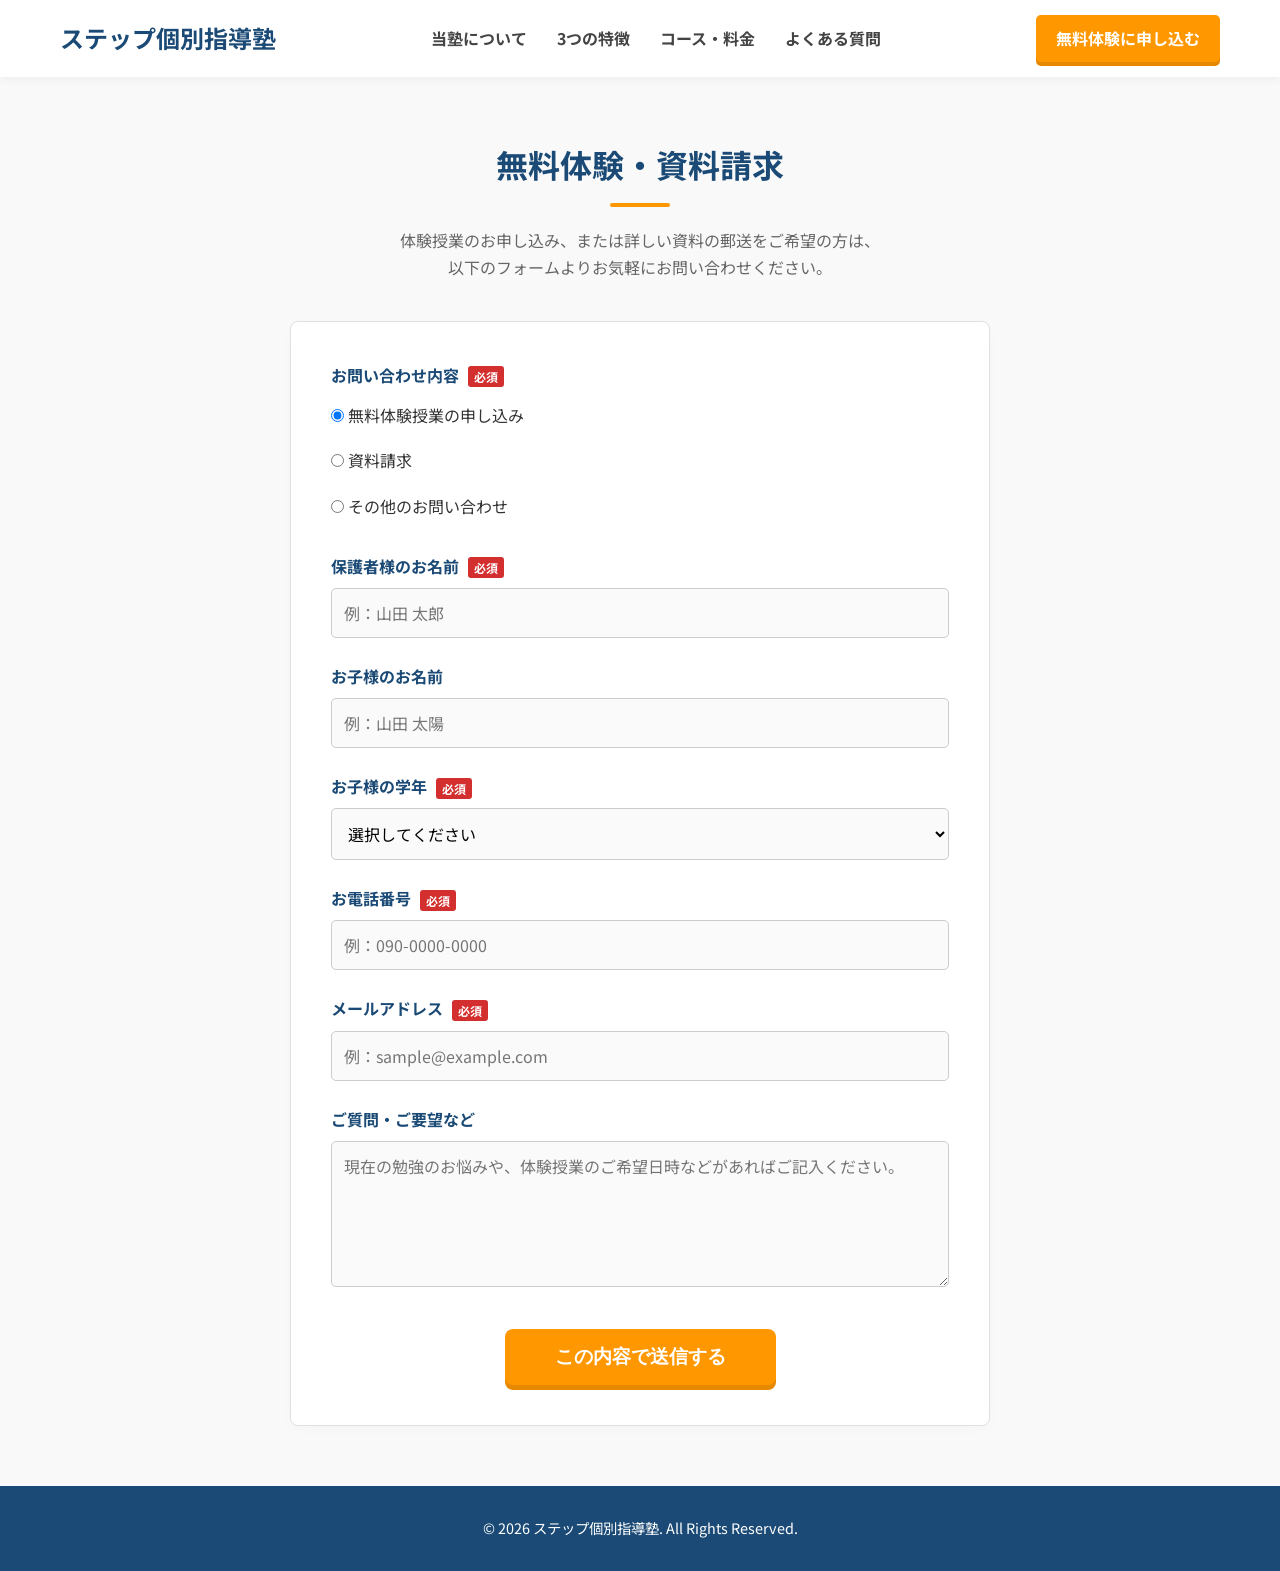
<file: contact.html>
<!DOCTYPE html>
<html lang="ja">
<head>
    <meta charset="UTF-8">
    <meta name="viewport" content="width=device-width, initial-scale=1.0">
    <title>無料体験・資料請求 | ステップ個別指導塾</title>
    <link href="https://fonts.googleapis.com/css2?family=Noto+Sans+JP:wght@400;700&display=swap" rel="stylesheet">
    <link rel="stylesheet" href="style.css">
</head>
<body>

    <!-- ヘッダーエリア -->
    <header class="main-header">
        <div class="header-container">
            <h1 class="logo-text"><a href="index.html" style="text-decoration: none; color: #1a4a75;">ステップ個別指導塾</a></h1>
            <nav class="main-nav">
    <ul>
        <!-- 💡 「index.html#〇〇」と書くことで、別ページからでもトップページのその場所に直接戻れるようになります -->
        <li><a href="index.html#about">当塾について</a></li>
        <li><a href="index.html#features">3つの特徴</a></li>
        <li><a href="index.html#course">コース・料金</a></li>
        <li><a href="faq.html">よくある質問</a></li>
    </ul>
</nav>
            <div class="header-cta">
                <a href="contact.html" class="btn-cta-small">無料体験に申し込む</a>
            </div>
        </div>
    </header>

    <!-- フォームエリア -->
    <section class="form-section" style="padding: 60px 0; background-color: #f9f9f9;">
        <div class="container">
            <h2 class="section-title">無料体験・資料請求</h2>
            <p class="section-lead">体験授業のお申し込み、または詳しい資料の郵送をご希望の方は、<br>以下のフォームよりお気軽にお問い合わせください。</p>

            <div class="form-container">
                <form action="#" method="post">
                    <div class="form-group">
                        <label>お問い合わせ内容 <span class="badge-required">必須</span></label>
                        <div class="radio-group">
                            <label><input type="radio" name="type" checked> 無料体験授業の申し込み</label>
                            <label><input type="radio" name="type"> 資料請求</label>
                            <label><input type="radio" name="type"> その他のお問い合わせ</label>
                        </div>
                    </div>

                    <div class="form-group">
                        <label for="parent-name">保護者様のお名前 <span class="badge-required">必須</span></label>
                        <input type="text" id="parent-name" placeholder="例：山田 太郎" required>
                    </div>

                    <div class="form-group">
                        <label for="child-name">お子様のお名前</label>
                        <input type="text" id="child-name" placeholder="例：山田 太陽">
                    </div>

                    <div class="form-group">
                        <label for="grade">お子様の学年 <span class="badge-required">必須</span></label>
                        <select id="grade" required>
                            <option value="">選択してください</option>
                            <option value="elem">小学生</option>
                            <option value="jhs">中学生</option>
                            <option value="hs">高校生</option>
                        </select>
                    </div>

                    <div class="form-group">
                        <label for="tel">お電話番号 <span class="badge-required">必須</span></label>
                        <input type="tel" id="tel" placeholder="例：090-0000-0000" required>
                    </div>

                    <div class="form-group">
                        <label for="email">メールアドレス <span class="badge-required">必須</span></label>
                        <input type="email" id="email" placeholder="例：sample@example.com" required>
                    </div>

                    <div class="form-group">
                        <label for="message">ご質問・ご要望など</label>
                        <textarea id="message" rows="5" placeholder="現在の勉強のお悩みや、体験授業のご希望日時などがあればご記入ください。"></textarea>
                    </div>

                    <div class="form-submit">
                        <button type="submit" class="btn-submit">この内容で送信する</button>
                    </div>
                </form>
            </div>
        </div>
    </section>

    <!-- フッター -->
    <footer class="main-footer">
        <p>&copy; 2026 ステップ個別指導塾. All Rights Reserved.</p>
    </footer>

</body>
</html>
</file>
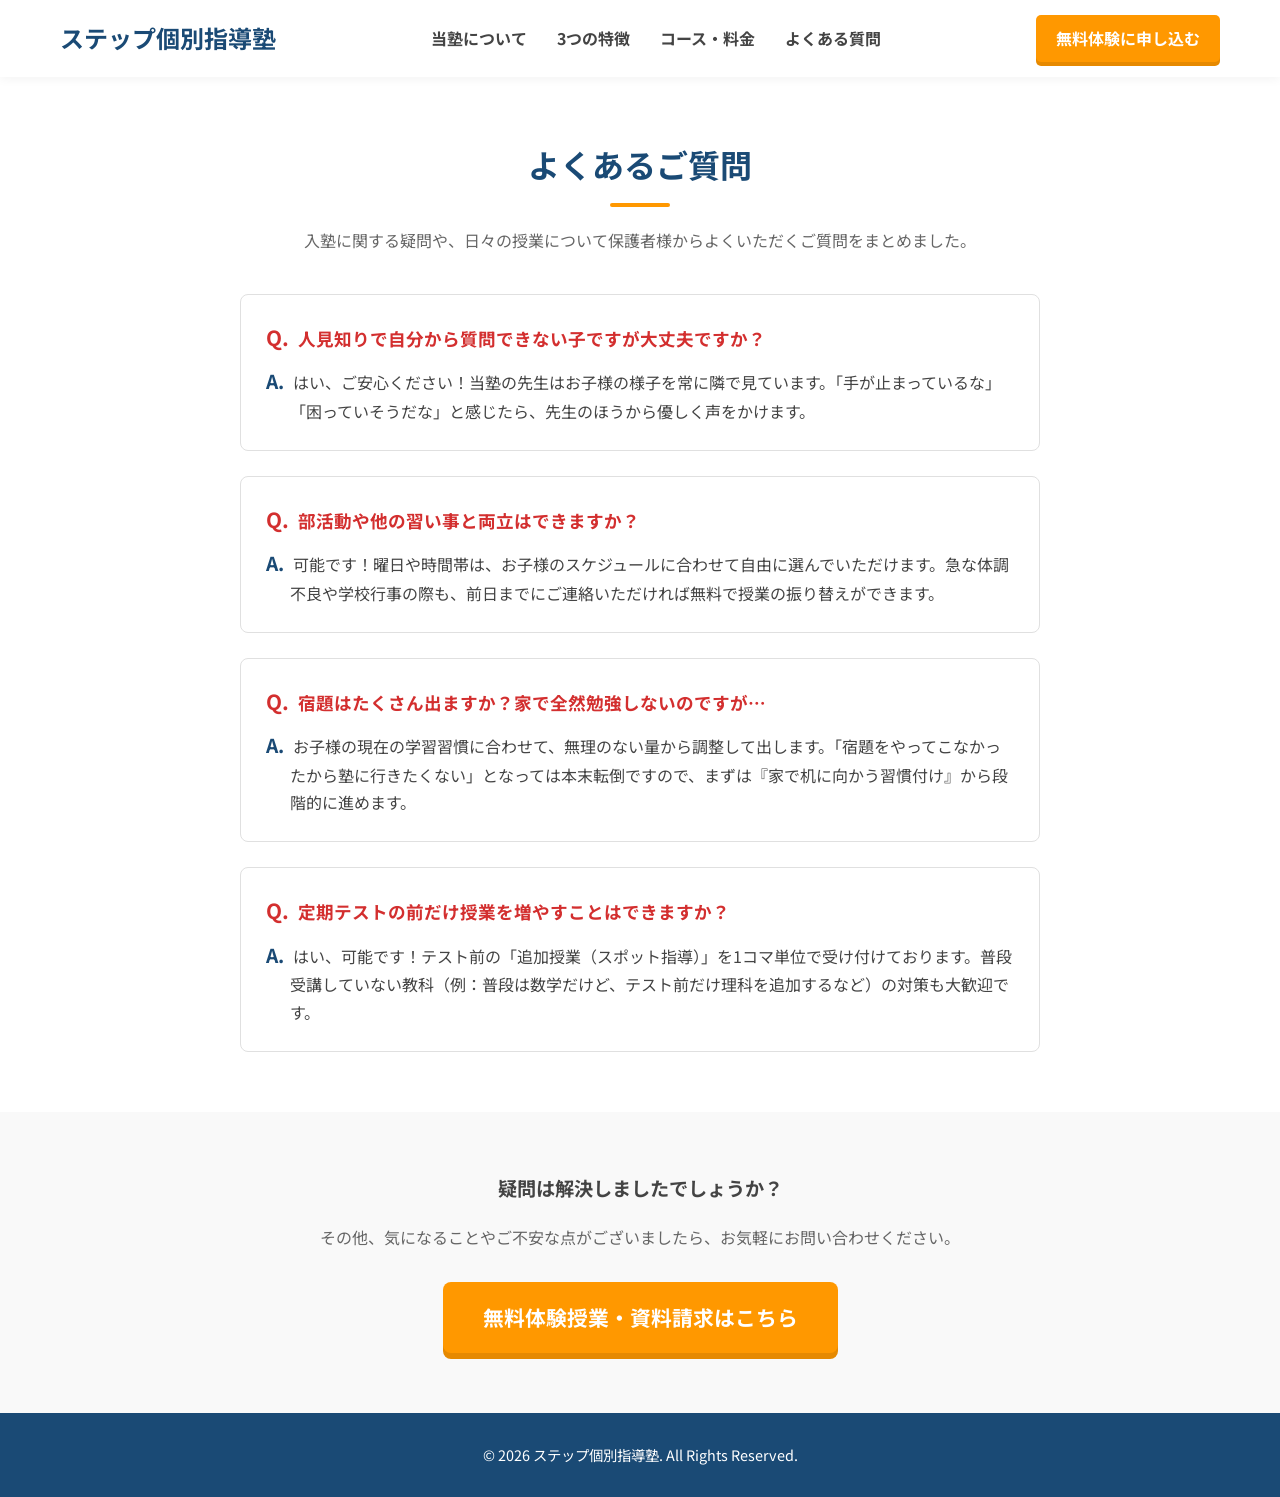
<file: faq.html>
<!DOCTYPE html>
<html lang="ja">
<head>
    <meta charset="UTF-8">
    <meta name="viewport" content="width=device-width, initial-scale=1.0">
    <title>よくあるご質問 | ステップ個別指導塾</title>
    <link href="https://fonts.googleapis.com/css2?family=Noto+Sans+JP:wght@400;700&display=swap" rel="stylesheet">
    <link rel="stylesheet" href="style.css">
</head>
<body>

    <!-- ヘッダーエリア -->
    <header class="main-header">
        <div class="header-container">
            <h1 class="logo-text"><a href="index.html" style="text-decoration: none; color: #1a4a75;">ステップ個別指導塾</a></h1>
            <nav class="main-nav">
    <ul>
        <!-- 💡 「index.html#〇〇」と書くことで、別ページからでもトップページのその場所に直接戻れるようになります -->
        <li><a href="index.html#about">当塾について</a></li>
        <li><a href="index.html#features">3つの特徴</a></li>
        <li><a href="index.html#course">コース・料金</a></li>
        <li><a href="faq.html">よくある質問</a></li>
    </ul>
</nav>
            <div class="header-cta">
                <a href="contact.html" class="btn-cta-small">無料体験に申し込む</a>
            </div>
        </div>
    </header>

    <!-- よくある質問メインコンテンツ -->
    <section class="faq-page-section" style="padding: 60px 0; background-color: #ffffff;">
        <div class="container">
            <h2 class="section-title">よくあるご質問</h2>
            <p class="section-lead">入塾に関する疑問や、日々の授業について保護者様からよくいただくご質問をまとめました。</p>
            
            <div class="faq-list">
                <div class="faq-item">
                    <p class="faq-q"><span>Q.</span> 人見知りで自分から質問できない子ですが大丈夫ですか？</p>
                    <p class="faq-a"><span>A.</span> はい、ご安心ください！当塾の先生はお子様の様子を常に隣で見ています。「手が止まっているな」「困っていそうだな」と感じたら、先生のほうから優しく声をかけます。</p>
                </div>
                <div class="faq-item">
                    <p class="faq-q"><span>Q.</span> 部活動や他の習い事と両立はできますか？</p>
                    <p class="faq-a"><span>A.</span> 可能です！曜日や時間帯は、お子様のスケジュールに合わせて自由に選んでいただけます。急な体調不良や学校行事の際も、前日までにご連絡いただければ無料で授業の振り替えができます。</p>
                </div>
                <div class="faq-item">
                    <p class="faq-q"><span>Q.</span> 宿題はたくさん出ますか？家で全然勉強しないのですが…</p>
                    <p class="faq-a"><span>A.</span> お子様の現在の学習習慣に合わせて、無理のない量から調整して出します。「宿題をやってこなかったから塾に行きたくない」となっては本末転倒ですので、まずは『家で机に向かう習慣付け』から段階的に進めます。</p>
                </div>
                <div class="faq-item">
                    <p class="faq-q"><span>Q.</span> 定期テストの前だけ授業を増やすことはできますか？</p>
                    <p class="faq-a"><span>A.</span> はい、可能です！テスト前の「追加授業（スポット指導）」を1コマ単位で受け付けております。普段受講していない教科（例：普段は数学だけど、テスト前だけ理科を追加するなど）の対策も大歓迎です。</p>
                </div>
            </div>
        </div>
    </section>

    <!-- 下部CTA -->
    <section style="padding: 60px 0; background-color: #f9f9f9; text-align: center;">
        <div class="container">
            <p style="font-size: 1.2rem; font-weight: 700; margin-bottom: 20px; color: #444444;">疑問は解決しましたでしょうか？</p>
            <p style="margin-bottom: 30px; color: #666666;">その他、気になることやご不安な点がございましたら、お気軽にお問い合わせください。</p>
            <a href="contact.html" class="btn-cta-large">無料体験授業・資料請求はこちら</a>
        </div>
    </section>

    <!-- フッター -->
    <footer class="main-footer">
        <p>&copy; 2026 ステップ個別指導塾. All Rights Reserved.</p>
    </footer>

</body>
</html>
</file>
<file: style.css>
/* ==========================================
   ベーススタイル＆リセット
   ========================================== */
* {
    margin: 0;
    padding: 0;
    box-sizing: border-box;
}

body {
    font-family: 'Noto Sans JP', sans-serif;
    line-height: 1.7;
    color: #333333;
    background-color: #fcfbf9; /* 目に優しいほんのり温かみのある白 */
}

.container {
    max-width: 1100px;
    margin: 0 auto;
    padding: 0 20px;
}

/* 共通の見出し（日本語の分かりやすさを全面に） */
.section-title {
    font-size: 2rem;
    text-align: center;
    color: #1a4a75; /* 信頼感のあるディープブルー */
    margin-bottom: 40px;
    position: relative;
    padding-bottom: 15px;
    font-weight: 700;
}

/* 見出しの下に親しみやすいオレンジの下線を引く */
.section-title::after {
    content: '';
    position: absolute;
    bottom: 0;
    left: 50%;
    transform: translateX(-50%);
    width: 60px;
    height: 4px;
    background-color: #ff9800; /* アットホームなオレンジ */
    border-radius: 2px;
}

.section-lead {
    text-align: center;
    max-width: 700px;
    margin: -20px auto 40px;
    color: #666666;
    font-size: 1rem;
}

/* ==========================================
   ヘッダー（パッと名前がわかる親切設計）
   ========================================== */
.main-header {
    background-color: #ffffff;
    box-shadow: 0 2px 10px rgba(0,0,0,0.05);
    position: sticky;
    top: 0;
    z-index: 100;
}

.header-container {
    max-width: 1200px;
    margin: 0 auto;
    padding: 15px 20px;
    display: flex;
    justify-content: space-between;
    align-items: center;
}

.logo-text {
    font-size: 1.5rem;
    color: #1a4a75;
    font-weight: 700;
}

.main-nav ul {
    display: flex;
    list-style: none;
    gap: 30px;
}

.main-nav a {
    text-decoration: none;
    color: #444444;
    font-weight: 700;
    font-size: 1rem;
    transition: color 0.2s;
}

.main-nav a:hover {
    color: #ff9800;
}

/* ヘッダー右側の小さな申し込みボタン */
.btn-cta-small {
    display: inline-block;
    background-color: #ff9800;
    color: #ffffff;
    text-decoration: none;
    font-weight: 700;
    padding: 10px 20px;
    border-radius: 5px;
    box-shadow: 0 4px 0 #e68900;
    transition: all 0.1s;
}

.btn-cta-small:hover {
    transform: translateY(2px);
    box-shadow: 0 2px 0 #e68900;
}

/* ==========================================
   1. ファーストビュー（インパクトとわかりやすさ）
   ========================================== */
.hero-section {
    background-color: #f0f7ff; /* 爽やかな薄いブルー背景 */
    padding: 60px 0;
}

.hero-container {
    max-width: 1100px;
    margin: 0 auto;
    padding: 0 20px;
    display: flex;
    align-items: center;
    gap: 40px;
}

.hero-content {
    flex: 1.2;
}

.hero-sub {
    color: #ff9800;
    font-weight: 700;
    font-size: 1.1rem;
    margin-bottom: 10px;
}

.hero-title {
    font-size: 2.3rem;
    color: #1a4a75;
    line-height: 1.4;
    margin-bottom: 20px;
    font-weight: 700;
    letter-spacing: -0.02em;
}

.hero-lead {
    font-size: 1rem;
    color: #555555;
    margin-bottom: 30px;
    line-height: 1.8;
}
/* 💡 ここを追加：カタマリごとに絶対に途中で改行させない設定 */
.text-block {
    display: inline-block; /* 画面が狭くなったらカタマリごと次の行に落とす */
    white-space: nowrap;   /* カタマリの途中で文字を絶対にバラバラにしない */
}

/* メインの超巨大な申し込みボタン */
.btn-cta-large {
    display: inline-block;
    background-color: #ff9800;
    color: #ffffff;
    text-decoration: none;
    font-size: 1.3rem;
    font-weight: 700;
    padding: 18px 40px;
    border-radius: 8px;
    box-shadow: 0 6px 0 #e68900;
    text-align: center;
    transition: all 0.1s;
}

.btn-cta-large:hover {
    transform: translateY(3px);
    box-shadow: 0 3px 0 #e68900;
}

/* 写真が入るエリア */
.hero-image-area {
    flex: 1;
}

.hero-image-placeholder {
    width: 100%;
    height: 350px;
    background-color: #e2e8f0;
    border: 3px dashed #cbd5e1;
    border-radius: 12px;
    display: flex;
    justify-content: center;
    align-items: center;
    color: #64748b;
    font-weight: 700;
}

/* ==========================================
   2. 私たちの想い
   ========================================== */
.about-section {
    padding: 80px 0;
    background-color: #ffffff;
}

.about-content {
    max-width: 900px;
    margin: 0 auto;
    background-color: #fff9f2; /* 優しいオレンジがかった白 */
    border: 2px solid #ffe0b2;
    padding: 40px;
    border-radius: 12px;
    text-align: center;
}

.about-content h4 {
    font-size: 1.4rem;
    color: #1a4a75;
    margin-bottom: 20px;
}

.about-content p {
    font-size: 1.05rem;
    color: #444444;
    text-align: left;
}

/* ==========================================
   3. 3つの特徴（数字を大きく目立たせる）
   ========================================== */
.features-section {
    padding: 80px 0;
    background-color: #f9f9f9;
}

.features-grid {
    display: flex;
    gap: 30px;
}

.feature-card {
    flex: 1;
    background-color: #ffffff;
    border: 1px solid #e0e0e0;
    border-radius: 8px;
    padding: 40px 25px 30px;
    position: relative; /* 数字をはみ出させる基準 */
    box-shadow: 0 4px 15px rgba(0,0,0,0.02);
}

/* オレンジ色の大きな数字バッジ */
.feature-num {
    position: absolute;
    top: -25px;
    left: 25px;
    width: 50px;
    height: 50px;
    background-color: #ff9800;
    color: #ffffff;
    font-size: 1.6rem;
    font-weight: 700;
    border-radius: 50%;
    display: flex;
    justify-content: center;
    align-items: center;
    box-shadow: 0 4px 8px rgba(255,152,0,0.3);
}

.feature-card h4 {
    font-size: 1.1rem;
    color: #1a4a75;
    margin-bottom: 15px;
    margin-top: 10px;
    letter-spacing: -0.02em;
}

.feature-card p {
    font-size: 0.95rem;
    color: #555555;
}

/* ==========================================
   4. コース・料金（とにかく表を見やすく）
   ========================================== */
.course-section {
    padding: 80px 0;
    background-color: #ffffff;
}

.course-table-wrapper {
    max-width: 800px;
    margin: 0 auto;
    overflow-x: auto; /* スマホではみ出た時は横スクロールできるように */
}

.price-table {
    width: 100%;
    border-collapse: collapse;
    background-color: #ffffff;
    border: 2px solid #1a4a75;
}

.price-table th {
    background-color: #1a4a75;
    color: #ffffff;
    padding: 15px;
    font-size: 1.1rem;
    font-weight: 700;
}

.price-table td {
    border: 1px solid #dcdcdc;
    padding: 20px;
    text-align: center;
    font-size: 1.2rem;
    font-weight: 700;
    color: #333333;
}

.price-table .grade {
    background-color: #f4f8fc;
    color: #1a4a75;
    width: 30%;
}

.price-table .tax {
    display: block;
    font-size: 0.85rem;
    color: #666666;
    font-weight: 400;
    margin-top: 2px;
}

/* ==========================================
   5. よくあるご質問（FAQ）
   ========================================== */
.faq-section {
    padding: 80px 0;
    background-color: #f9f9f9;
}

.faq-list {
    max-width: 800px;
    margin: 0 auto;
    display: flex;
    flex-direction: column;
    gap: 25px;
}

.faq-item {
    background-color: #ffffff;
    border: 1px solid #e0e0e0;
    border-radius: 8px;
    padding: 25px;
}

.faq-q {
    font-weight: 700;
    font-size: 1.1rem;
    color: #d32f2f; /* 問いは少し目立つ赤みのある色 */
    margin-bottom: 10px;
}

.faq-q span {
    font-size: 1.3rem;
    margin-right: 5px;
}

.faq-a {
    font-size: 1rem;
    color: #444444;
    padding-left: 24px; /* Qの文字の幅に合わせてインデント */
}

.faq-a span {
    font-weight: 700;
    color: #1a4a75;
    font-size: 1.2rem;
    margin-left: -24px;
    margin-right: 5px;
}

/* ==========================================
   6. お問い合わせエリア（ここがゴール！）
   ========================================== */
.contact-section {
    padding: 80px 0;
    background-color: #ffffff;
}

.contact-box {
    max-width: 850px;
    margin: 0 auto;
    background-color: #fff3e0; /* 温かいオレンジの敷き詰め背景 */
    border: 3px solid #ffb74d;
    border-radius: 16px;
    padding: 50px 40px;
    text-align: center;
}

.contact-box h3 {
    font-size: 1.8rem;
    color: #e65100;
    margin-bottom: 15px;
    font-weight: 700;
}

.contact-box p {
    font-size: 1.1rem;
    color: #4e342e;
    margin-bottom: 35px;
}

.contact-buttons {
    display: flex;
    justify-content: center;
    gap: 30px;
    margin-bottom: 25px;
}

/* 電話ボタン（緑色で安心・掛けやすさをアピール） */
.btn-main-contact {
    flex: 1;
    max-width: 350px;
    display: block;
    background-color: #2e7d32;
    color: #ffffff;
    text-decoration: none;
    padding: 15px 20px;
    border-radius: 10px;
    font-weight: 700;
    font-size: 1.1rem;
    box-shadow: 0 6px 0 #1b5e20;
    transition: all 0.1s;
}

.btn-main-contact .tel-num {
    font-size: 1.8rem;
    display: block;
    margin-top: 5px;
    font-family: sans-serif;
}

/* WEB申し込みボタン（オレンジで超強調） */
.btn-web-contact {
    flex: 1;
    max-width: 350px;
    display: flex;
    justify-content: center;
    align-items: center;
    background-color: #ff9800;
    color: #ffffff;
    text-decoration: none;
    padding: 15px 20px;
    border-radius: 10px;
    font-weight: 700;
    font-size: 1.3rem;
    box-shadow: 0 6px 0 #e68900;
    transition: all 0.1s;
}

.btn-main-contact:hover,
.btn-web-contact:hover {
    transform: translateY(3px);
}
.btn-main-contact:hover { box-shadow: 0 3px 0 #1b5e20; }
.btn-web-contact:hover { box-shadow: 0 3px 0 #e68900; }

.contact-note {
    font-size: 0.9rem;
    color: #666666;
    margin-top: 15px;
}

/* ==========================================
   フッター
   ========================================== */
.main-footer {
    background-color: #1a4a75;
    color: #ffffff;
    text-align: center;
    padding: 30px 20px;
    font-size: 0.9rem;
}

/* ==========================================
   フォーム用追加スタイル
   ========================================== */
.form-container {
    max-width: 700px;
    margin: 0 auto;
    background-color: #ffffff;
    border: 1px solid #e0e0e0;
    border-radius: 8px;
    padding: 40px;
    box-shadow: 0 4px 12px rgba(0,0,0,0.02);
}

.form-group {
    margin-bottom: 25px;
}

.form-group label {
    display: block;
    font-weight: 700;
    color: #1a4a75;
    margin-bottom: 8px;
    font-size: 1rem;
}

/* 必須マーク（パッと見で分かりやすく） */
.badge-required {
    background-color: #d32f2f;
    color: #ffffff;
    font-size: 0.75rem;
    padding: 2px 6px;
    border-radius: 3px;
    margin-left: 5px;
    vertical-align: middle;
}

.form-group input[type="text"],
.form-group input[type="tel"],
.form-group input[type="email"],
.form-group select,
.form-group textarea {
    width: 100%;
    padding: 12px;
    border: 1px solid #cccccc;
    border-radius: 5px;
    font-size: 1rem;
    font-family: inherit;
    background-color: #fafafa;
}

.form-group input:focus,
.form-group select:focus,
.form-group textarea:focus {
    border-color: #ff9800;
    background-color: #ffffff;
    outline: none;
}

.radio-group {
    display: flex;
    flex-direction: column;
    gap: 10px;
    padding-top: 5px;
}

.radio-group label {
    font-weight: 400;
    color: #333333;
    cursor: pointer;
}

/* 送信ボタン */
.form-submit {
    text-align: center;
    margin-top: 35px;
}

.btn-submit {
    background-color: #ff9800;
    color: #ffffff;
    border: none;
    font-size: 1.2rem;
    font-weight: 700;
    padding: 15px 50px;
    border-radius: 8px;
    box-shadow: 0 5px 0 #e68900;
    cursor: pointer;
    transition: all 0.1s;
}

.btn-submit:hover {
    transform: translateY(2px);
    box-shadow: 0 3px 0 #e68900;
}

/* ファーストビュー画像のサイズ・角丸調整 */
.hero-main-img {
    width: 100%;
    height: 350px;
    object-fit: cover; /* 画像を崩さずに枠内に綺麗に収める */
    border-radius: 12px; /* 優しい印象にする角丸 */
    box-shadow: 0 10px 30px rgba(0,0,0,0.05); /* ほんのり柔らかい影 */
    filter: brightness(1.05);
}

/* パソコン表示のときだけ改行させる設定 */
.pc-br {
    display: none;
}
@media (min-width: 768px) {
    .pc-br {
        display: inline;
    }
}

/* ==========================================
   横スクロール（はみ出し）を完全に防ぐ修正
   ========================================== */
.text-block {
    display: inline-block;
    white-space: normal;      /* 💡 nowrap（絶対改行しない）を解除して、枠の限界で自動改行させる */
    word-break: break-all;    /* 💡 英語や数字が含まれても、枠の端で綺麗に折れ曲がるようにする */
    overflow-wrap: break-word; /* 💡 文字が枠を突き抜けるのを絶対に防ぐ */
}

/* スマホで料金表が潰れるのを防ぐ */
@media (max-width: 600px) {
    .price-table {
        min-width: 500px; /* 💡 スマホ画面でも、表自体は500pxの幅をキープして横スクロールさせる */
    }
}

/* ==========================================
   スマートフォン用のレスポンシブ対応 (768px以下)
   ========================================== */
@media (max-width: 768px) {
    
    /* 1. ヘッダーメニューのスマホ対応 */
    .header-container {
        flex-direction: column; /* ロゴとメニューを縦並びに */
        gap: 15px;
        padding: 15px 10px;
    }
    
    .main-nav ul {
        flex-direction: column; /* メニューのリンク同士も縦並びに */
        align-items: center;
        gap: 12px;
    }
    
    .main-nav a {
        font-size: 15px;
        padding: 5px 0;
    }

    /* 2. メインビジュアル（ヒーローエリア）のスマホ対応 */
    .hero-section .container {
        flex-direction: column-reverse; /* スマホでは画像を上、文字を下に */
        gap: 30px;
        text-align: center;
        padding: 40px 20px;
    }

    .hero-main-img {
        max-width: 100%;
        height: auto;
    }

    .hero-lead h2 {
        font-size: 24px; /* スマホで見やすい文字サイズに縮小 */
        line-height: 1.4;
    }

    /* 3. 「私たちの想い」エリアのスマホ対応 */
    .about-content {
        padding: 20px 15px;
    }
    
    .about-content h4 {
        font-size: 20px;
        line-height: 1.4;
        margin-bottom: 20px;
    }

    /* 4. 「3つの特徴」カードのスマホ対応 */
    .features-grid {
        flex-direction: column; /* 横並びから「縦並び」に切り替え */
        gap: 40px; /* カード同士の上下の隙間 */
    }

    .feature-card {
        width: 100% !important; /* カードが横幅いっぱいに広がるように指定 */
        box-sizing: border-box;
    }
}
</file>
